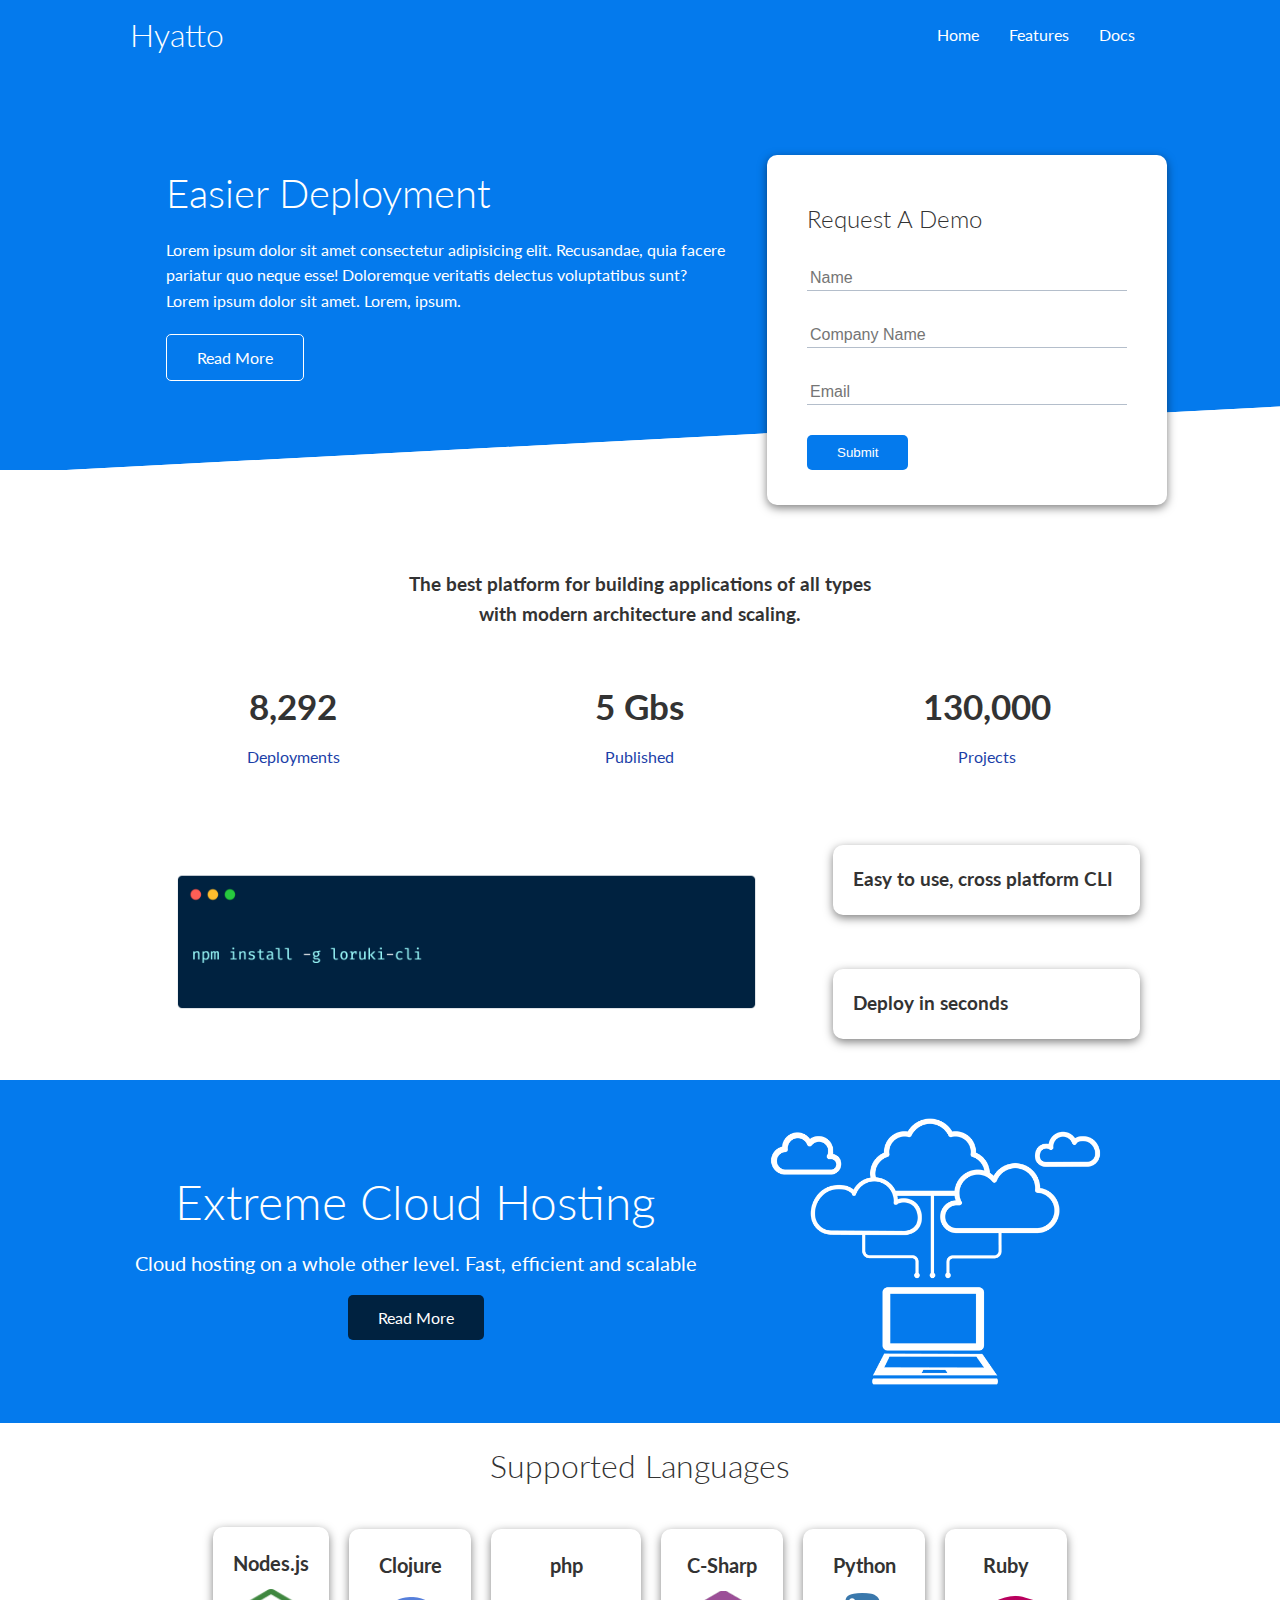
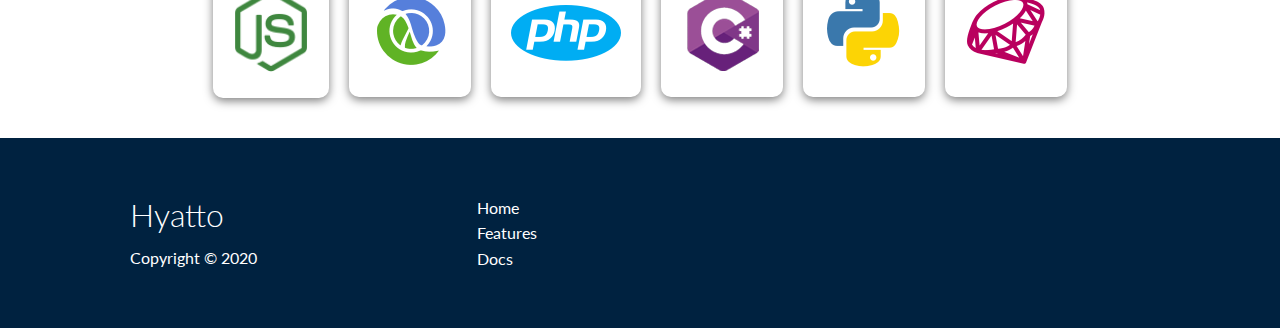
<file: index.html>
<!DOCTYPE html>
<html lang="en">

<head>
    <meta charset="UTF-8" />
    <meta name="viewport" content="width=device-width, initial-scale=1.0" />
    <link rel=" stylesheet" href="https://cdnjs.cloudflare.com/ajax/libs/font-awesome/5.15.1/css/all.min.css"
        integrity="sha512-+4zCK9k+qNFUR5X+cKL9EIR+ZOhtIloNl9GIKS57V1MyNsYpYcUrUeQc9vNfzsWfV28IaLL3i96P9sdNyeRssA=="
        crossorigin="anonymous" />
    <link rel="stylesheet" href="./css/ultilities.css">
    <link rel="stylesheet" href="./css/style.css" />
    <title>Hyatto | Cloud Hosting Platform</title>
</head>

<body>
    <!-- NavBar -->
    <div class="navbar">
        <div class="container flex">
            <h1 class="logo">Hyatto</h1>
            <nav>
                <ul>
                    <li><a href="index.html">Home</a></li>
                    <li><a href="features.html">Features</a></li>
                    <li><a href="docs.html">Docs</a></li>
                </ul>
            </nav>
        </div>
    </div>

    <!-- Showcase -->
    <section class="showcase">
        <div class="container grid">
            <div class="showcase-text">
                <h1>Easier Deployment</h1>
                <p>
                    Lorem ipsum dolor sit amet consectetur adipisicing elit. Recusandae,
                    quia facere pariatur quo neque esse! Doloremque veritatis delectus
                    voluptatibus sunt? Lorem ipsum dolor sit amet. Lorem, ipsum.
                </p>
                <a href="features.html" class="btn btn-outline">Read More</a>
            </div>
            <div class="showcase-form card">
                <h2>Request A Demo</h2>
                <form action="">
                    <div class="form-control">
                        <input type="text" name="name" placeholder="Name" required />
                    </div>
                    <div class="form-control">
                        <input type="text" name="company" placeholder="Company Name" required />
                    </div>
                    <div class="form-control">
                        <input type="email" name="email" placeholder="Email" required />
                    </div>
                    <input type="submit" value="Submit" class="btn btn-primary" />
                </form>
            </div>
        </div>
    </section>

    <!-- Stats -->
    <section class="stats">
        <div class="container">
            <h3 class="stats-heading text-center my-1">
                The best platform for building applications of all types with modern architecture and scaling.
            </h3>

            <div class="grid grid-3 text-center my-4">
                <div>
                    <i class="fas fa-server fa-3x"></i>
                    <h3>8,292</h3>
                    <p class="text-secondary">Deployments</p>
                </div>
                <div>
                    <i class="fas fa-upload fa-3x"></i>
                    <h3>5 Gbs</h3>
                    <p class="text-secondary">Published</p>
                </div>
                <div>
                    <i class="fas fa-project-diagram fa-3x"></i>
                    <h3>130,000</h3>
                    <p class="text-secondary">Projects</p>
                </div>
            </div>

        </div>
    </section>

    <!-- CLI  -->
    <section class="cli">
        <div class="container grid">
            <img src="./images/cli.png" alt="">
            <div class="card">
                <h3>Easy to use, cross platform CLI</h3>
            </div>
            <div class="card">
                <h3>Deploy in seconds</h3>
            </div>

        </div>
    </section>

    <!-- cloud -->
    <section class="cloud bg-primary my-2 py-2">
        <div class="container grid">
            <div class="text-center">
                <h2 class="lg">Extreme Cloud Hosting</h2>
                <p class="lead my-1">
                    Cloud hosting on a whole other level. Fast, efficient and scalable
                </p>
                <a href="features.html" class="btn btn-dark">Read More</a>
            </div>
            <img src="./images/cloud.png" alt="cloud.png">
        </div>
    </section>

    <!-- languages -->
    <section class="languages">
        <h2 class="md text-center my-2">Supported Languages</h2>
        <div class="container flex">
            <div class="card">
                <h4>Nodes.js</h4>
                <img src="./images/logos/node.png" alt="node">
            </div>
            <div class="card">
                <h4>Clojure</h4>
                <img src="./images/logos/clojure.png" alt="clojure">
            </div>
            <div class="card">
                <h4>php</h4>
                <img src="./images/logos/php.png" alt="php">
            </div>
            <div class="card">
                <h4>C-Sharp</h4>
                <img src="./images/logos/csharp.png" alt="csharp">
            </div>
            <div class="card">
                <h4>Python</h4>
                <img src="./images/logos/python.png" alt="python">
            </div>
            <div class="card">
                <h4>Ruby</h4>
                <img src="./images/logos/ruby.png" alt="ruby">
            </div>
        </div>
    </section>

    <!-- Footer -->
    <footer class="footer bg-dark py-5">
        <div class="container grid grid-3">
            <div>
                <h1>Hyatto</h1>
                <p>Copyright &copy; 2020</p>
            </div>
            <nav>
                <ul>
                    <li><a href="index.html">Home</a></li>
                    <li><a href="features.html">Features</a></li>
                    <li><a href="docs.html">Docs</a></li>
                </ul>
            </nav>
            <div class="social">
                <a href="https://github.com/SquintyB" target="_blank"><i class="fab fa-github fa-2x"></i></a>
                <a href="#"><i class="fab fa-facebook fa-2x"></i></a>
                <a href="#"><i class="fab fa-twitter fa-2x"></i></a>
                <a href="#"><i class="fab fa-instagram fa-2x"></i></a>
            </div>
        </div>
    </footer>

</body>

</html>
</file>
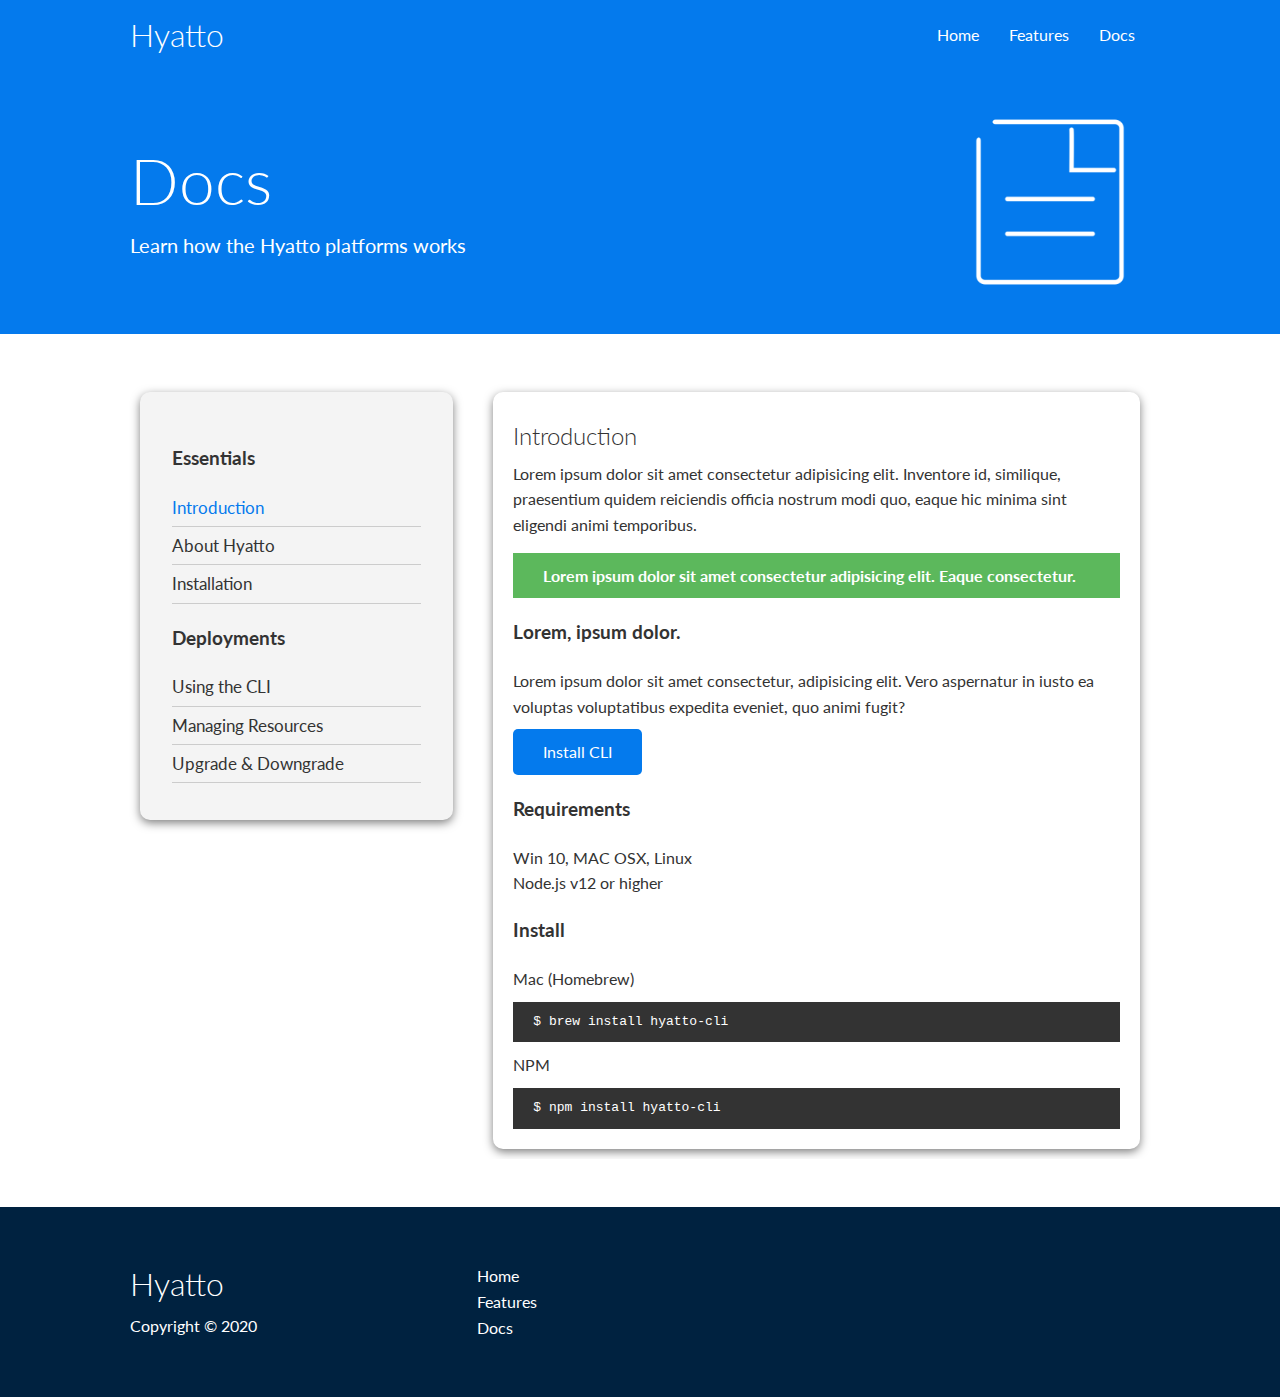
<file: docs.html>
<!DOCTYPE html>
<html lang="en">
  <head>
    <meta charset="UTF-8" />
    <meta name="viewport" content="width=device-width, initial-scale=1.0" />
    <link
      rel=" stylesheet"
      href="https://cdnjs.cloudflare.com/ajax/libs/font-awesome/5.15.1/css/all.min.css"
      integrity="sha512-+4zCK9k+qNFUR5X+cKL9EIR+ZOhtIloNl9GIKS57V1MyNsYpYcUrUeQc9vNfzsWfV28IaLL3i96P9sdNyeRssA=="
      crossorigin="anonymous"
    />
    <link rel="stylesheet" href="./css/ultilities.css" />
    <link rel="stylesheet" href="./css/style.css" />
    <title>Hyatto | Cloud Hosting Platform</title>
  </head>

  <body>
    <!-- NavBar -->
    <div class="navbar">
      <div class="container flex">
        <h1 class="logo">Hyatto</h1>
        <nav>
          <ul>
            <li><a href="index.html">Home</a></li>
            <li><a href="features.html">Features</a></li>
            <li><a href="docs.html">Docs</a></li>
          </ul>
        </nav>
      </div>
    </div>

    <!-- Head -->
    <section class="docs-head bg-primary py-3">
      <div class="container grid">
        <div>
          <h1 class="xl">Docs</h1>
          <p class="lead">Learn how the Hyatto platforms works</p>
        </div>
        <img src="./images/docs.png" alt="server.png" />
      </div>
    </section>

    <!-- Docs Main -->
    <section class="docs-main my-4">
      <div class="container grid">
        <div class="card bg-light p-3">
          <h3 class="my-2">Essentials</h3>
          <nav>
            <ul>
              <li><a href="#" class="text-primary">Introduction</a></li>
              <li><a href="#">About Hyatto</a></li>
              <li><a href="#">Installation</a></li>
            </ul>
          </nav>
          <h3 class="my-2">Deployments</h3>
          <nav>
            <ul>
              <li><a href="#">Using the CLI</a></li>
              <li><a href="#">Managing Resources</a></li>
              <li><a href="#">Upgrade & Downgrade</a></li>
            </ul>
          </nav>
        </div>

        <div class="card">
          <h2>Introduction</h2>
          <p>
            Lorem ipsum dolor sit amet consectetur adipisicing elit. Inventore
            id, similique, praesentium quidem reiciendis officia nostrum modi
            quo, eaque hic minima sint eligendi animi temporibus.
          </p>
          <div class="alert alert-success">
            <i class="fas fa-info"></i>
            Lorem ipsum dolor sit amet consectetur adipisicing elit. Eaque
            consectetur.
          </div>
          <h3>Lorem, ipsum dolor.</h3>
          <p>
            Lorem ipsum dolor sit amet consectetur, adipisicing elit. Vero
            aspernatur in iusto ea voluptas voluptatibus expedita eveniet, quo
            animi fugit?
          </p>
          <a class="btn btn-primary" href="#">Install CLI</a>

          <h3>Requirements</h3>
          <ul>
            <li>Win 10, MAC OSX, Linux</li>
            <li>Node.js v12 or higher</li>
          </ul>

          <h3>Install</h3>
          <p>Mac (Homebrew)</p>
          <pre><code>$ brew install hyatto-cli</code></pre>
          <p>NPM</p>
          <pre><code>$ npm install hyatto-cli</code></pre>
        </div>
      </div>
    </section>

    <!-- Footer -->
    <footer class="footer bg-dark py-5">
      <div class="container grid grid-3">
        <div>
          <h1>Hyatto</h1>
          <p>Copyright &copy; 2020</p>
        </div>
        <nav>
          <ul>
            <li><a href="index.html">Home</a></li>
            <li><a href="features.html">Features</a></li>
            <li><a href="docs.html">Docs</a></li>
          </ul>
        </nav>
        <div class="social">
          <a href="https://github.com/SquintyB" target="_blank"
            ><i class="fab fa-github fa-2x"></i
          ></a>
          <a href="#"><i class="fab fa-facebook fa-2x"></i></a>
          <a href="#"><i class="fab fa-twitter fa-2x"></i></a>
          <a href="#"><i class="fab fa-instagram fa-2x"></i></a>
        </div>
      </div>
    </footer>
  </body>
</html>
</file>
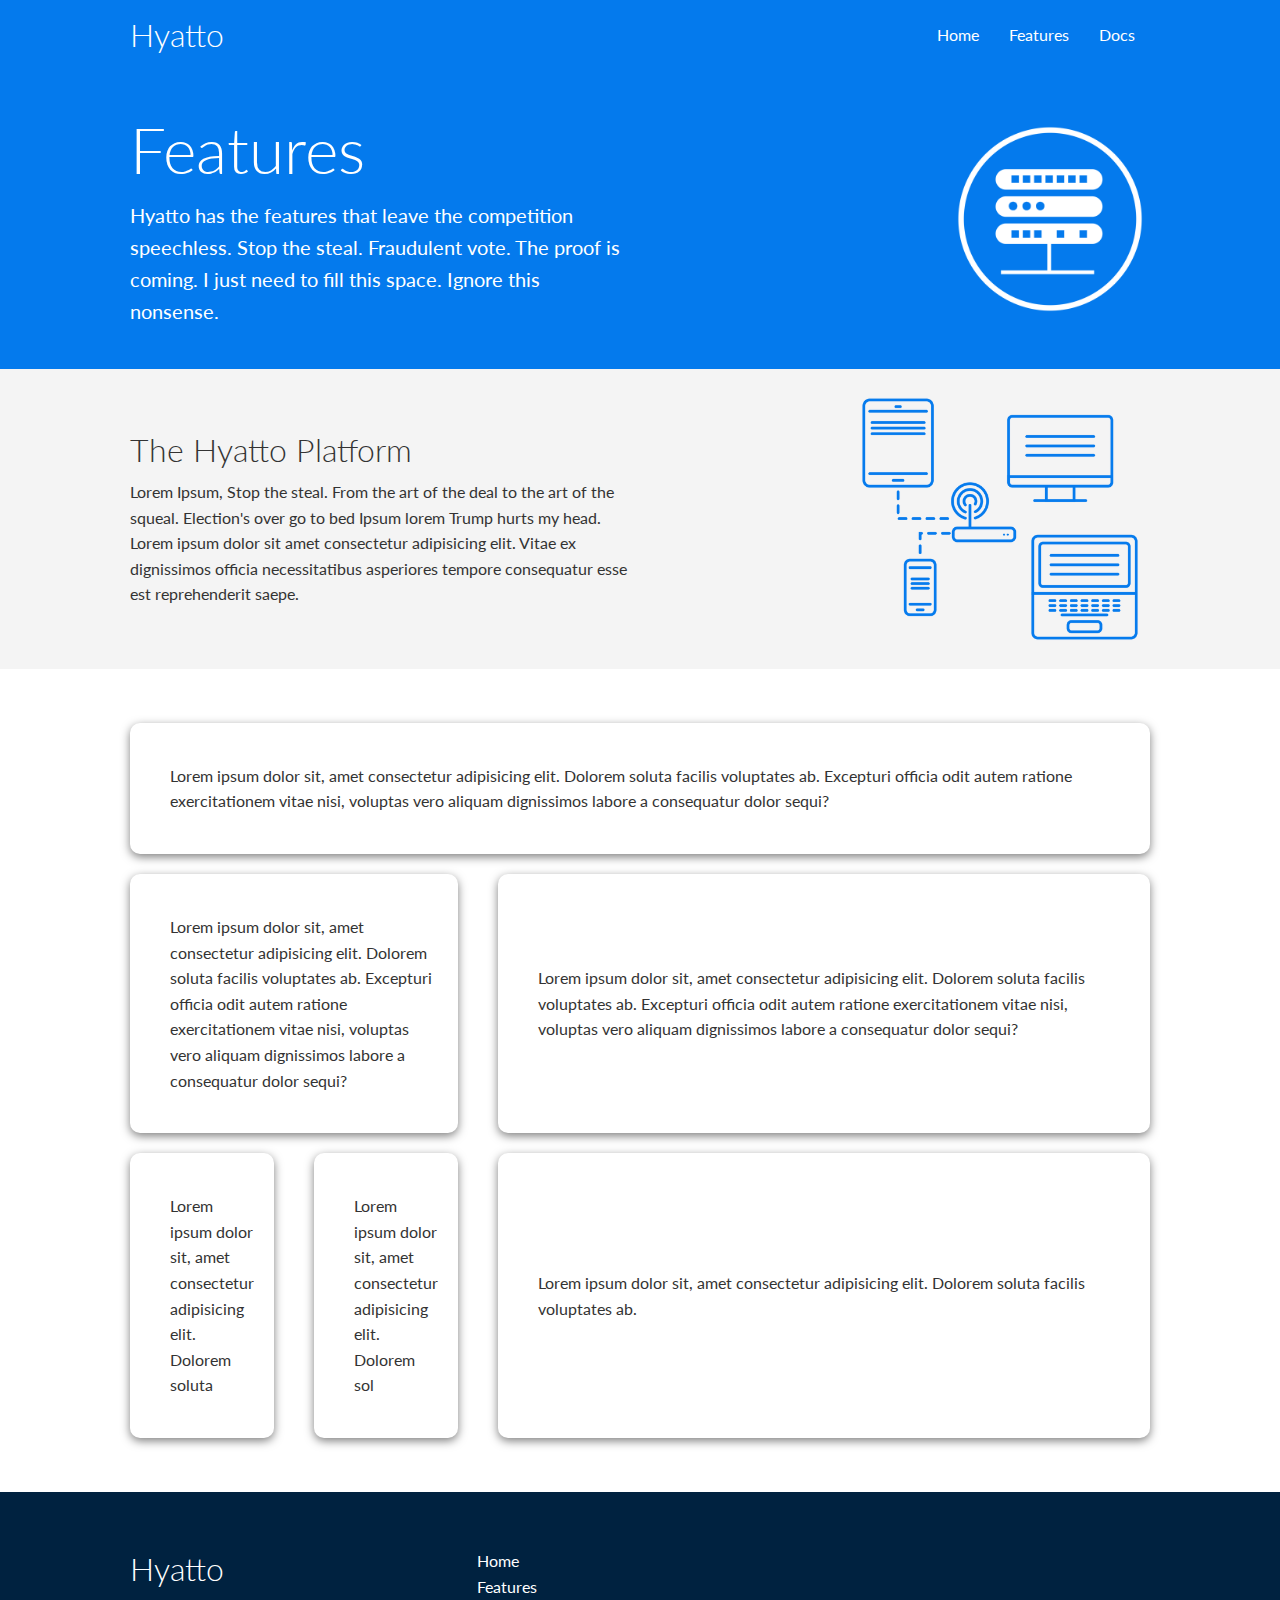
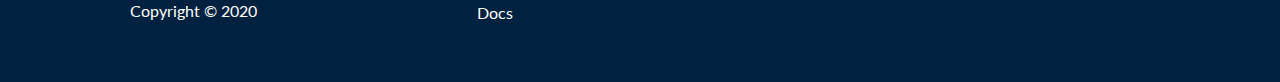
<file: features.html>
<!DOCTYPE html>
<html lang="en">
  <head>
    <meta charset="UTF-8" />
    <meta name="viewport" content="width=device-width, initial-scale=1.0" />
    <link
      rel=" stylesheet"
      href="https://cdnjs.cloudflare.com/ajax/libs/font-awesome/5.15.1/css/all.min.css"
      integrity="sha512-+4zCK9k+qNFUR5X+cKL9EIR+ZOhtIloNl9GIKS57V1MyNsYpYcUrUeQc9vNfzsWfV28IaLL3i96P9sdNyeRssA=="
      crossorigin="anonymous"
    />
    <link rel="stylesheet" href="./css/ultilities.css" />
    <link rel="stylesheet" href="./css/style.css" />
    <title>Hyatto | Cloud Hosting Platform</title>
  </head>

  <body>
    <!-- NavBar -->
    <div class="navbar">
      <div class="container flex">
        <h1 class="logo">Hyatto</h1>
        <nav>
          <ul>
            <li><a href="index.html">Home</a></li>
            <li><a href="features.html">Features</a></li>
            <li><a href="docs.html">Docs</a></li>
          </ul>
        </nav>
      </div>
    </div>

    <!-- Head -->
    <section class="features-head bg-primary py-3">
      <div class="container grid">
        <div>
          <h1 class="xl">Features</h1>
          <p class="lead">
            Hyatto has the features that leave the competition speechless. Stop
            the steal. Fraudulent vote. The proof is coming. I just need to fill
            this space. Ignore this nonsense.
          </p>
        </div>
        <img src="./images/server.png" alt="server.png" />
      </div>
    </section>

    <!-- subhead -->
    <section class="features-sub-head bg-light py3">
      <div class="container grid">
        <div>
          <h1 class="md">The Hyatto Platform</h1>
          <p>
            Lorem Ipsum, Stop the steal. From the art of the deal to the art of
            the squeal. Election's over go to bed Ipsum lorem Trump hurts my
            head. Lorem ipsum dolor sit amet consectetur adipisicing elit. Vitae
            ex dignissimos officia necessitatibus asperiores tempore consequatur
            esse est reprehenderit saepe.
          </p>
        </div>
        <img src="./images/server2.png" alt="server.png" />
      </div>
    </section>

    <!-- main features -->
    <div class="features-main my-2">
      <div class="container grid">
        <div class="card flex">
          <i class="fas fa-server fa-3x"></i>
          <p>
            Lorem ipsum dolor sit, amet consectetur adipisicing elit. Dolorem
            soluta facilis voluptates ab. Excepturi officia odit autem ratione
            exercitationem vitae nisi, voluptas vero aliquam dignissimos labore
            a consequatur dolor sequi?
          </p>
        </div>
        <div class="card flex">
          <i class="fas fa-laptop fa-3x"></i>
          <p>
            Lorem ipsum dolor sit, amet consectetur adipisicing elit. Dolorem
            soluta facilis voluptates ab. Excepturi officia odit autem ratione
            exercitationem vitae nisi, voluptas vero aliquam dignissimos labore
            a consequatur dolor sequi?
          </p>
        </div>
        <div class="card flex">
          <i class="fas fa-laptop-code fa-3x"></i>
          <p>
            Lorem ipsum dolor sit, amet consectetur adipisicing elit. Dolorem
            soluta facilis voluptates ab. Excepturi officia odit autem ratione
            exercitationem vitae nisi, voluptas vero aliquam dignissimos labore
            a consequatur dolor sequi?
          </p>
        </div>
        <div class="card flex">
          <i class="fas fa-power-off fa-3x"></i>
          <p>
            Lorem ipsum dolor sit, amet consectetur adipisicing elit. Dolorem
            soluta
          </p>
        </div>
        <div class="card flex">
          <i class="fas fa-database fa-3x"></i>
          <p>
            Lorem ipsum dolor sit, amet consectetur adipisicing elit. Dolorem
            sol
          </p>
        </div>
        <div class="card flex">
          <i class="fas fa-upload fa-3x"></i>
          <p>
            Lorem ipsum dolor sit, amet consectetur adipisicing elit. Dolorem
            soluta facilis voluptates ab.
          </p>
        </div>
      </div>
    </div>

    <!-- Footer -->
    <footer class="footer bg-dark py-5">
      <div class="container grid grid-3">
        <div>
          <h1>Hyatto</h1>
          <p>Copyright &copy; 2020</p>
        </div>
        <nav>
          <ul>
            <li><a href="index.html">Home</a></li>
            <li><a href="features.html">Features</a></li>
            <li><a href="docs.html">Docs</a></li>
          </ul>
        </nav>
        <div class="social">
          <a href="https://github.com/SquintyB" target="_blank"
            ><i class="fab fa-github fa-2x"></i
          ></a>
          <a href="#"><i class="fab fa-facebook fa-2x"></i></a>
          <a href="#"><i class="fab fa-twitter fa-2x"></i></a>
          <a href="#"><i class="fab fa-instagram fa-2x"></i></a>
        </div>
      </div>
    </footer>
  </body>
</html>
</file>
<file: css/ultilities.css>
/* Utilities */
.container {
  max-width: 1100px;
  margin: 0 auto;
  overflow: auto;
  padding: 0 40px;
}

.card {
  background-color: #fff;
  color: #333;
  border-radius: 10px;
  box-shadow: 0 3px 10px rgba(0, 0, 0, 0.5);
  padding: 20px;
  margin: 10px;
}

.btn {
  display: inline-block;
  padding: 10px 30px;
  cursor: pointer;
  background: var(--primary-color);
  color: #fff;
  border: none;
  border-radius: 5px;
}

.btn-outline {
  background-color: transparent;
  border: 1px #fff solid;
}

.btn:hover {
  transform: scale(0.95);
}

/* Backgorunds and colored buttons */
.bg-primary,
.btn-primary {
  background-color: var(--primary-color);
  color: #fff;
}

.bg-secondary,
.btn-secondary {
  background-color: var(--secondary-color);
  color: #fff;
}

.bg-dark,
.btn-dark {
  background-color: var(--dark-color);
  color: #fff;
}

.bg-light,
.btn-light {
  background-color: var(--light-color);
  color: #333;
}

.bg-primary a,
.btn-primary a,
.bg-secondary a,
.btn-secondary a,
.bg-dark a,
.btn-dark a {
  color: #fff;
}

/* Text Colors */
.text-primary {
  color: var(--primary-color);
}

.text-secondary {
  color: var(--secondary-color);
}

.text-dark {
  color: var(--dark-color);
}

.text-light {
  color: var(--light-color);
}

/* Text sizes */
.lead {
  font-size: 20px;
}

.sm {
  font-size: 1rem;
}

.md {
  font-size: 2rem;
}

.lg {
  font-size: 3rem;
}

.xl {
  font-size: 4rem;
}

.text-center {
  text-align: center;
}

/* Alert */
.alert {
  background-color: var(--light-color);
  padding: 10px 20px;
  font-weight: bold;
  margin: 15px 0;
}

.alert i {
  margin-right: 10px;
}

.alert-success {
  background-color: var(--success-color);
  color: #fff;
}

.alert-error {
  background-color: var(--error-color);
  color: #fff;
}

/* Grid and flex */
.flex {
  display: flex;
  justify-content: center;
  align-items: center;
  height: 100%;
}

.grid {
  display: grid;
  grid-template-columns: repeat(2, 1fr);
  gap: 20px;
  justify-content: center;
  align-items: center;
  height: 100%;
}

.grid-3 {
  grid-template-columns: repeat(3, 1fr);
}

/* Margin */

/* Top and Bottom Margin */
.my-1 {
  margin: 1rem 0;
}

.my-2 {
  margin: 1.5rem 0;
}

.my-3 {
  margin: 2rem 0;
}

.my-4 {
  margin: 3rem 0;
}

.my-5 {
  margin: 3rem;
}

/* All around Margin */
.m-1 {
  margin: 1rem;
}

.m-2 {
  margin: 1.5rem;
}

.m-3 {
  margin: 2rem;
}

.m-4 {
  margin: 3rem;
}

.m-5 {
  margin: 3rem;
}

/* Padding */
/* Top and bottom padding */
.py-1 {
  padding: 1rem 0;
}

.py-2 {
  padding: 1.5rem 0;
}

.py-3 {
  padding: 2rem 0;
}

.py-4 {
  padding: 3rem 0;
}

.py-5 {
  padding: 3rem;
}

/* All around Padding */
.p-1 {
  padding: 1rem;
}

.p-2 {
  padding: 1.5rem;
}

.p-3 {
  padding: 2rem;
}

.p-4 {
  padding: 3rem;
}

.p-5 {
  padding: 3rem;
}
</file>
<file: css/style.css>
@import url("https://fonts.googleapis.com/css2?family=Lato:wght@300&display=swap");

:root {
  --primary-color: #047aed;
  --secondary-color: #1c3fa8;
  --dark-color: #002240;
  --light-color: #f4f4f4;
  --success-color: #5cb85c;
  --error-color: #d9534f;
}

* {
  box-sizing: border-box;
  padding: 0;
  margin: 0;
}

body {
  font-family: "Lato", "sans-serif";
  color: #333;
  line-height: 1.6;
}
ul {
  list-style-type: none;
}

a {
  text-decoration: none;
  color: #333;
}

h1,
h2 {
  font-weight: 300;
  line-height: 1.2;
  margin: 10px 0;
}

p {
  margin: 10px 0;
}

img {
  width: 100%;
}

code,
pre {
  background: #333;
  color: #fff;
  padding: 10px;
}

/* Navbar */
.navbar {
  background-color: var(--primary-color);
  color: #fff;
  height: 70px;
}

.navbar ul {
  display: flex;
}

.navbar a {
  color: #fff;
  padding: 10px;
  margin: 0 5px;
}

.navbar a:hover {
  border-bottom: 2px #fff solid;
}

.navbar .flex {
  justify-content: space-between;
}

/* Showcase */
.showcase {
  height: 400px;
  background-color: var(--primary-color);
  color: #fff;
  position: relative;
}

.showcase h1 {
  font-size: 40px;
}

.showcase p {
  margin: 20px 0;
}

.showcase .grid {
  overflow: visible;
  grid-template-columns: 55% 35%;
  gap: 30px;
}

.showcase-text {
  animation: slideInFromLeft 1s ease-in;
}

.showcase-form {
  position: relative;
  top: 60px;
  height: 350px;
  width: 400px;
  padding: 40px;
  z-index: 100;

  animation: slideInFromRight 1s ease-in;
}

.showcase-form .form-control {
  margin: 30px 0;
}

.showcase-form input[type="text"],
.showcase-form input[type="email"] {
  border: 0;
  border-bottom: 1px solid #b4becb;
  width: 100%;
  padding: 3px;
  font-size: 16px;
}

.showcase input:focus {
  outline: none;
}

.showcase::before,
.showcase::after {
  content: "";
  position: absolute;
  height: 100px;
  bottom: -70px;
  right: 0;
  left: 0;
  background: #fff;
  transform: skewY(-3deg);
  -webkit-transform: skewY(-3deg);
  -moz-transform: skewY(-3deg);
  -ms-transform: skewY(-3deg);
}

/* Stats */
.stats {
  padding-top: 100px;

  animation: slideInFromBottom 1s ease-in;
}

.stats-heading {
  max-width: 500px;
  margin: auto;
}

.stats .grid h3 {
  font-size: 35px;
}

.stats .grid .p {
  font-size: 20px;
  font-weight: bold;
}

/* CLI */
.cli .grid {
  grid-template-columns: repeat(3, 1fr);
  grid-template-rows: repeat(2, 1fr);
}

.cli .grid > *:first-child {
  grid-column: 1 / span 2;
  grid-row: 1 / span 2;
}

/* Cloud */
.cloud .grid {
  grid-template-columns: 4fr 3fr;
}

/* Languages */
.languages .flex {
  flex-wrap: wrap;
}

.languages .card {
  text-align: center;
  margin: 18px 10px 40px;
  transition: transform 0.2s ease-in;
}

.languages .card h4 {
  font-size: 20px;
  margin-bottom: 10px;
}

.languages .card:hover {
  transform: translateY(-15px);
}

/* Features */
.features-head img {
  width: 200px;
  justify-self: flex-end;
}

.features-sub-head img {
  width: 300px;
  justify-self: flex-end;
}

.features-main .card > i {
  margin-right: 20px;
}

.features-main .grid {
  padding: 30px;
}

.features-main .grid > *:first-child {
  grid-column: 1 / span 3;
}

.features-main .grid > *:nth-child(2) {
  grid-column: 1 / span 2;
}

/* Docs */
.docs-head img {
  width: 200px;
  justify-self: flex-end;
}

.docs-main h3 {
  margin: 20px 0;
}

.docs-main nav li {
  font-size: 17px;
  padding-bottom: 5px;
  margin-bottom: 5px;
  border-bottom: 1px #ccc solid;
}

.docs-main a:hover {
  font-weight: bold;
}

.docs-main .grid {
  grid-template-columns: 1fr 2fr;
  align-items: flex-start;
}

/* footer */

.footer .social a {
  margin: 0 10px;
}

/* Animations */
@keyframes slideInFromLeft {
  0% {
    transform: translateX(-100%);
  }

  100% {
    transform: translateX(0);
  }
}

@keyframes slideInFromRight {
  0% {
    transform: translateX(100%);
  }

  100% {
    transform: translateX(0);
  }
}

@keyframes slideInFromTop {
  0% {
    transform: translateY(-100%);
  }

  100% {
    transform: translateY(0);
  }
}

@keyframes slideInFromBottom {
  0% {
    transform: translateY(100%);
  }

  100% {
    transform: translateY(0);
  }
}

/* Media Queries */
/* Tablets & smaller */
@media (max-width: 768px) {
  .grid,
  .showcase .grid,
  .stats .grid,
  .cli .grid,
  .cloud .grid,
  .features-main .grid,
  .docs-main .grid {
    grid-template-columns: 1fr;
    grid-template-rows: 1fr;
  }

  .showcase {
    height: auto;
  }

  .showcase-text {
    text-align: center;
    margin-top: 40px;
    animation: slideInFromTop 1s ease-in;
  }

  .showcase-form {
    justify-self: center;
    margin: auto;
    animation: slideInFromBottom 1s ease-in;
  }

  .cli .grid > *:first-child {
    grid-column: 1;
    grid-row: 1;
  }

  .features-head,
  .features-sub-head,
  .docs-head {
    text-align: center;
  }
  .features-head img,
  .features-sub-head img,
  .docs-head img {
    justify-self: center;
  }

  .features-main .grid > *:first-child,
  .features-main .grid > *:nth-child(2) {
    grid-column: 1;
  }
}

/* Mobile */
@media (max-width: 500px) {
  .navbar {
    height: 110px;
  }

  .navbar .flex {
    flex-direction: column;
  }

  .navbar ul {
    padding: 10px;
    background-color: rgba(0, 0, 0, 0.2);
  }
}
</file>
